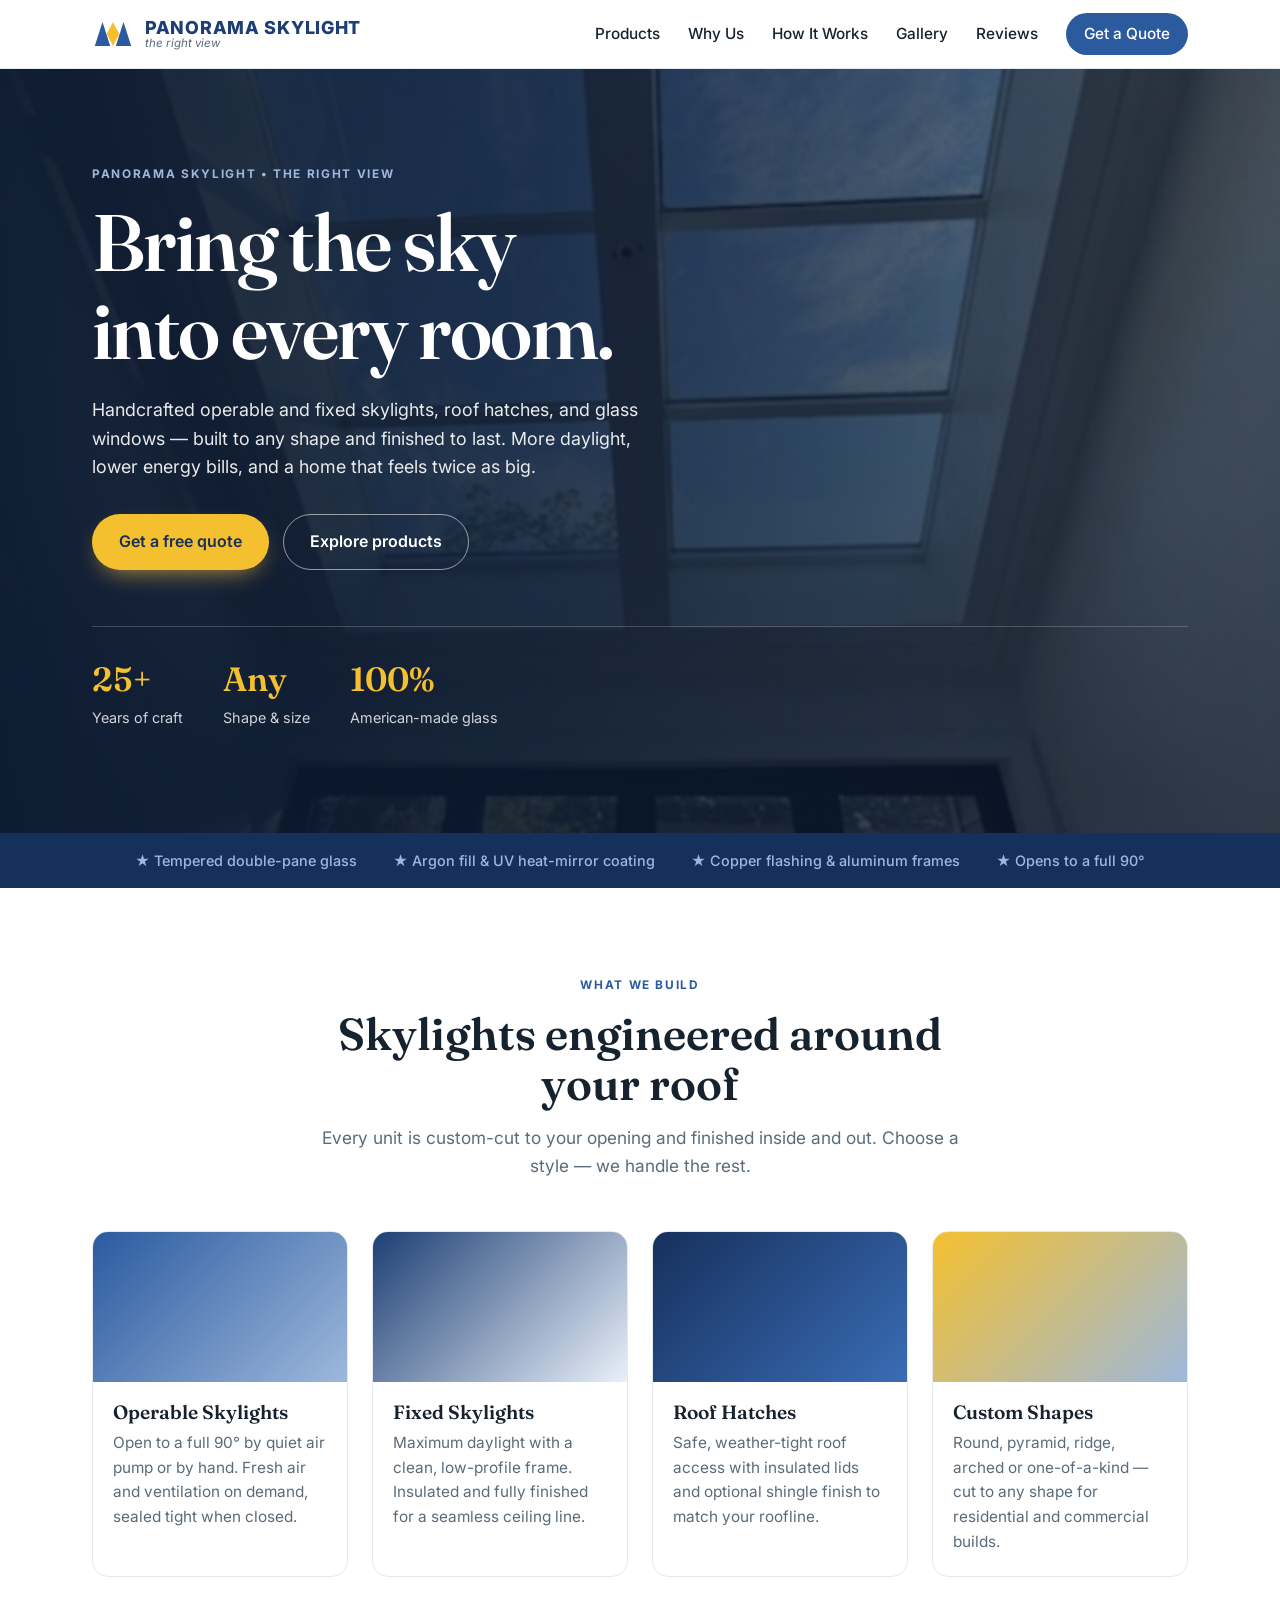
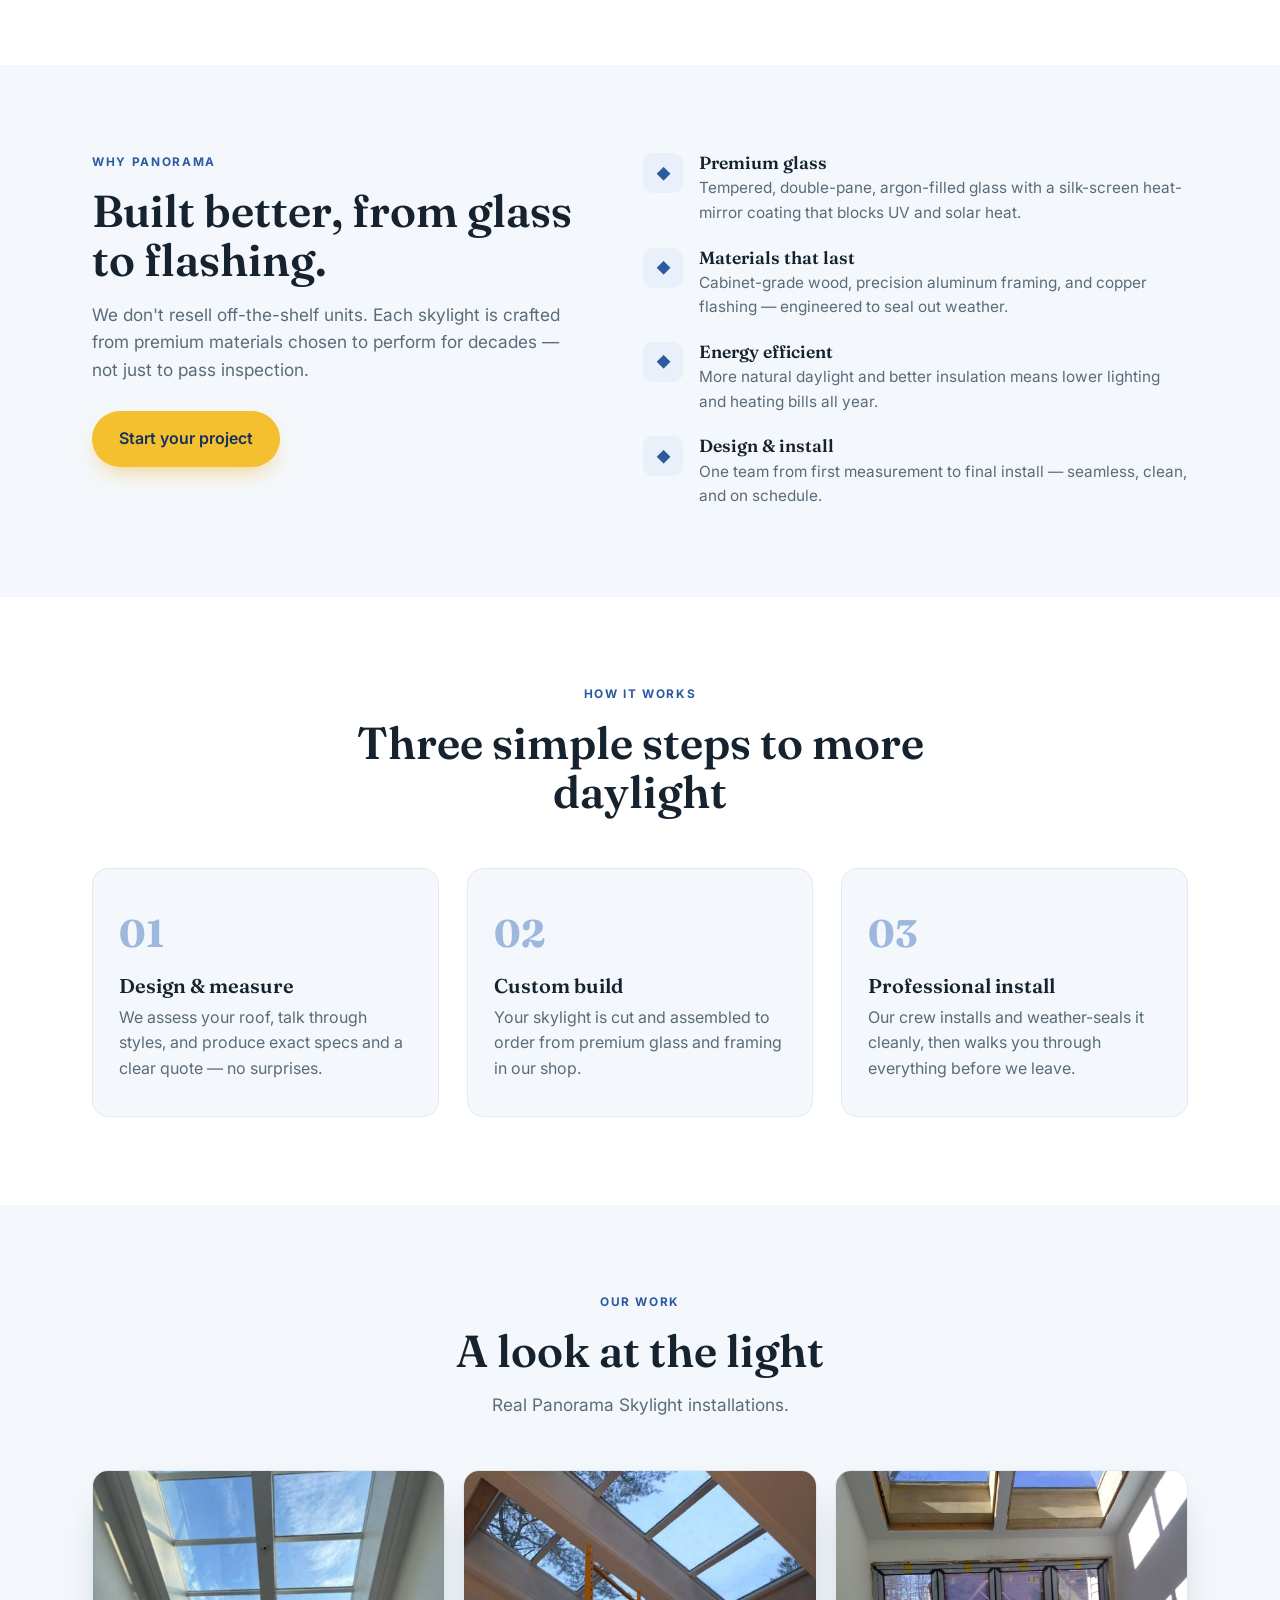
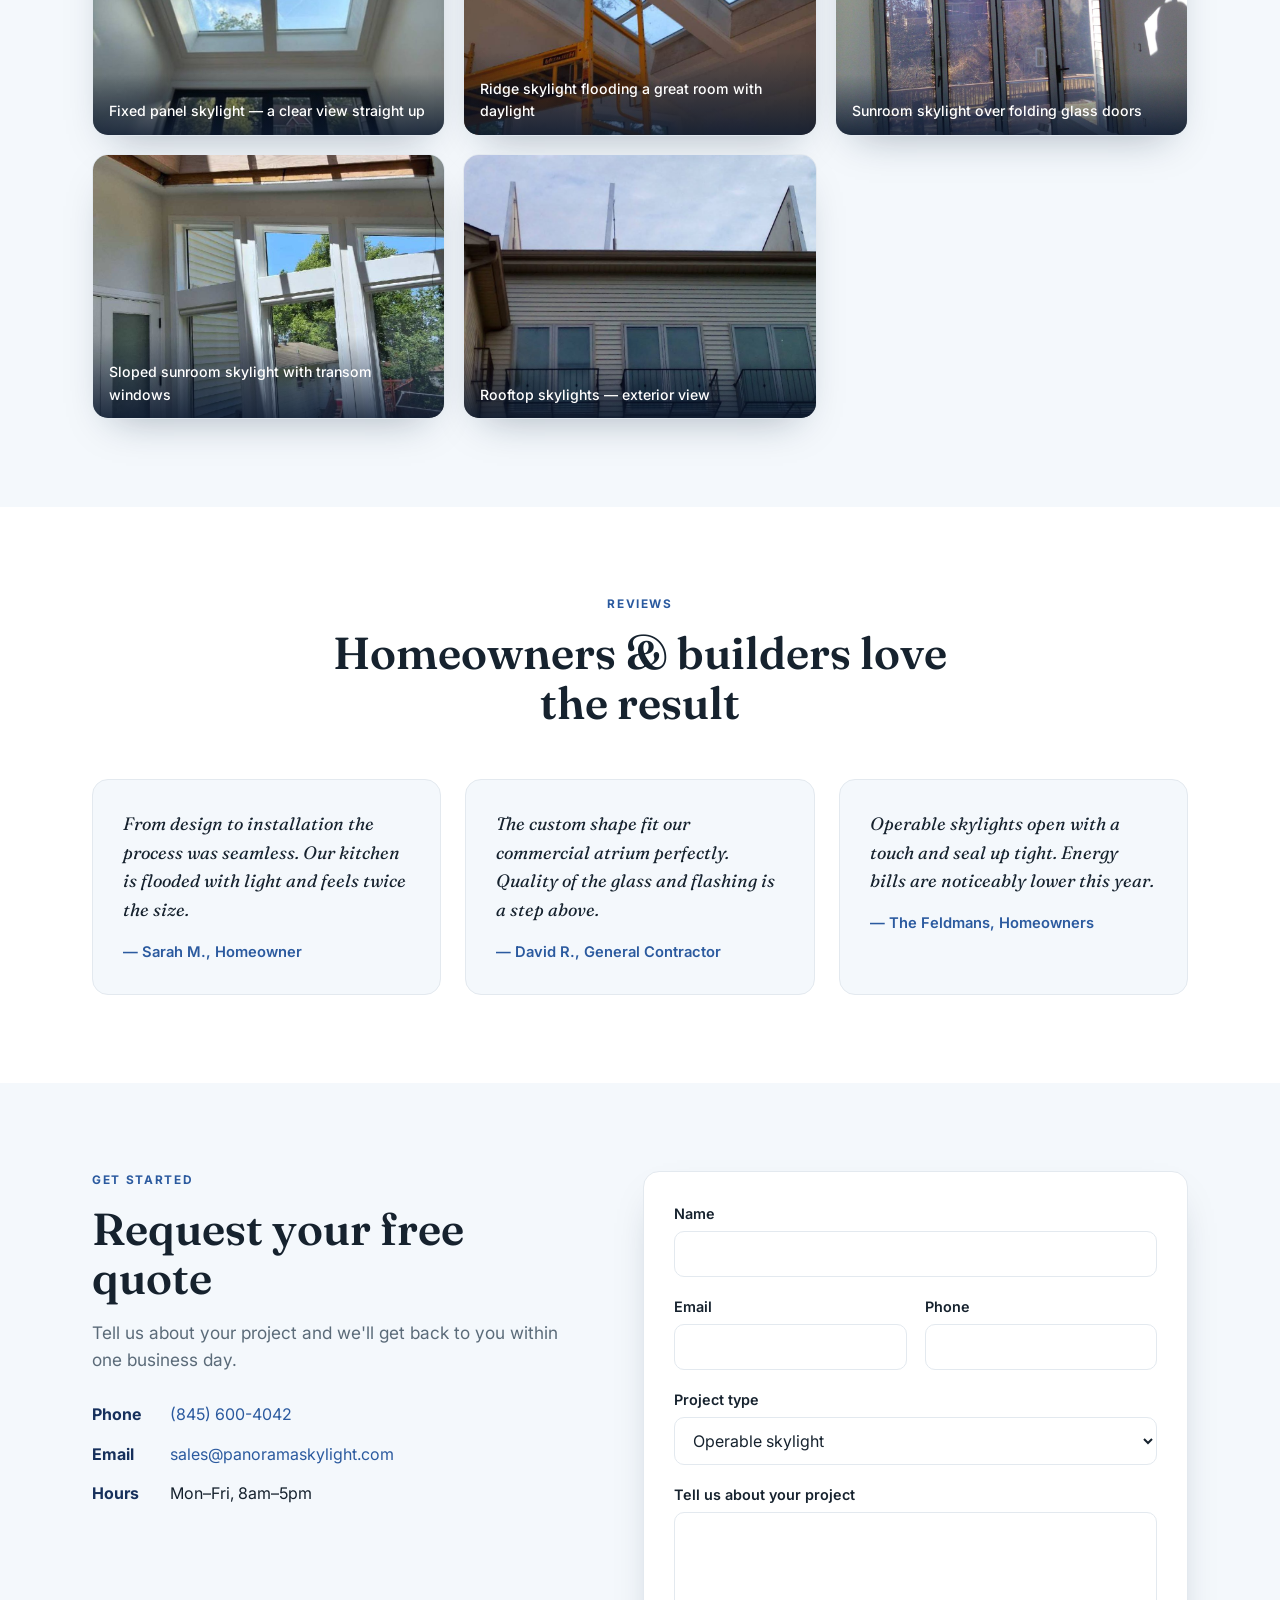
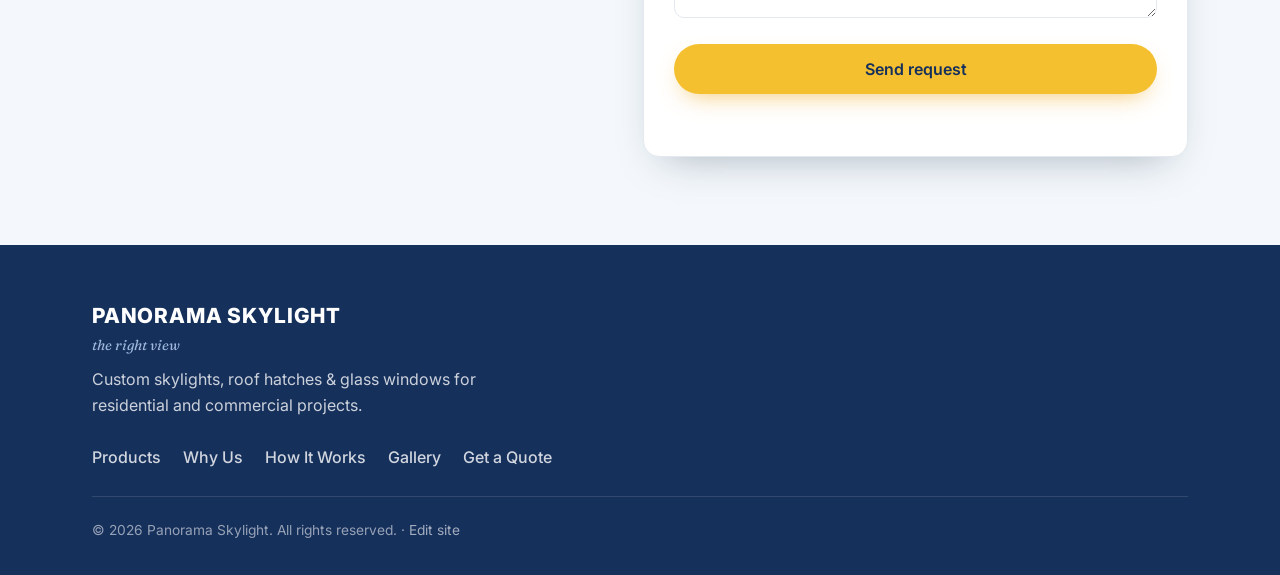
<file: index.html>
<!DOCTYPE html>
<html lang="en">
<head>
  <meta charset="UTF-8" />
  <meta name="viewport" content="width=device-width, initial-scale=1.0" />
  <title>Panorama Skylight — The Right View | Custom Skylights & Roof Hatches</title>
  <meta name="description" content="Panorama Skylight builds custom operable and fixed skylights, roof hatches, and glass windows in any shape. Premium American-made glass, design and professional installation for residential and commercial projects." />
  <link rel="preconnect" href="https://fonts.googleapis.com" />
  <link rel="preconnect" href="https://fonts.gstatic.com" crossorigin />
  <link href="https://fonts.googleapis.com/css2?family=Fraunces:opsz,wght@9..144,500;9..144,600;9..144,700&family=Inter:wght@400;500;600;700&display=swap" rel="stylesheet" />
  <link rel="stylesheet" href="styles.css" />
</head>
<body>

  <!-- ===== HEADER / NAV ===== -->
  <header class="site-header" id="top">
    <div class="container header-inner">
      <a href="#top" class="brand" aria-label="Panorama Skylight home">
        <svg class="brand-mark" width="42" height="30" viewBox="0 0 120 80" aria-hidden="true">
          <polygon points="8,74 52,74 30,6" fill="#2b5a9f"/>
          <polygon points="68,74 112,74 90,6" fill="#2b5a9f"/>
          <polygon points="60,6 78,40 60,74 42,40" fill="#f4c02f"/>
        </svg>
        <span class="brand-lockup">
          <span class="brand-name" data-c="brandName">Panorama Skylight</span>
          <span class="brand-tag" data-c="brandTag">the right view</span>
        </span>
      </a>

      <nav class="nav" id="nav">
        <a href="#products">Products</a>
        <a href="#why">Why Us</a>
        <a href="#process">How It Works</a>
        <a href="#gallery">Gallery</a>
        <a href="#reviews">Reviews</a>
        <a href="#contact" class="nav-cta">Get a Quote</a>
      </nav>

      <button class="nav-toggle" id="navToggle" aria-label="Toggle menu" aria-expanded="false">
        <span></span><span></span><span></span>
      </button>
    </div>
  </header>

  <!-- ===== HERO ===== -->
  <section class="hero">
    <div class="hero-photo" id="heroPhoto" aria-hidden="true"></div>
    <div class="hero-overlay" aria-hidden="true"></div>
    <div class="container hero-inner">
      <p class="eyebrow" data-c="heroEyebrow">Panorama Skylight • The right view</p>
      <h1 data-c="heroTitle">Bring the sky<br>into every room.</h1>
      <p class="hero-sub" data-c="heroSub">Handcrafted operable and fixed skylights, roof hatches, and glass windows.</p>
      <div class="hero-actions">
        <a href="#contact" class="btn btn-primary" data-c="heroBtnPrimary">Get a free quote</a>
        <a href="#products" class="btn btn-ghost" data-c="heroBtnGhost">Explore products</a>
      </div>

      <ul class="hero-stats">
        <li><span class="stat-num" data-c="stat1n">25+</span><span class="stat-label" data-c="stat1l">Years of craft</span></li>
        <li><span class="stat-num" data-c="stat2n">Any</span><span class="stat-label" data-c="stat2l">Shape &amp; size</span></li>
        <li><span class="stat-num" data-c="stat3n">100%</span><span class="stat-label" data-c="stat3l">American-made glass</span></li>
      </ul>
    </div>
  </section>

  <!-- ===== TRUST STRIP ===== -->
  <div class="trust-strip">
    <div class="container trust-inner" id="trustStrip"></div>
  </div>

  <!-- ===== PRODUCTS ===== -->
  <section class="section" id="products">
    <div class="container">
      <div class="section-head">
        <p class="eyebrow" data-c="productsEyebrow">What we build</p>
        <h2 data-c="productsTitle">Skylights engineered around your roof</h2>
        <p class="section-lead" data-c="productsLead"></p>
      </div>
      <div class="cards" id="productCards"></div>
    </div>
  </section>

  <!-- ===== WHY US ===== -->
  <section class="section section-alt" id="why">
    <div class="container why-grid">
      <div class="why-copy">
        <p class="eyebrow" data-c="whyEyebrow">Why Panorama</p>
        <h2 data-c="whyTitle">Built better, from glass to flashing.</h2>
        <p class="section-lead" data-c="whyLead"></p>
        <a href="#contact" class="btn btn-primary" data-c="whyBtn">Start your project</a>
      </div>
      <ul class="feature-list" id="featureList"></ul>
    </div>
  </section>

  <!-- ===== PROCESS ===== -->
  <section class="section" id="process">
    <div class="container">
      <div class="section-head">
        <p class="eyebrow" data-c="processEyebrow">How it works</p>
        <h2 data-c="processTitle">Three simple steps to more daylight</h2>
      </div>
      <ol class="steps" id="stepsList"></ol>
    </div>
  </section>

  <!-- ===== GALLERY ===== -->
  <section class="section section-alt" id="gallery">
    <div class="container">
      <div class="section-head">
        <p class="eyebrow" data-c="galleryEyebrow">Our work</p>
        <h2 data-c="galleryTitle">A look at the light</h2>
        <p class="section-lead" data-c="galleryLead"></p>
      </div>
      <div class="gallery" id="galleryGrid"></div>
    </div>
  </section>

  <!-- ===== REVIEWS ===== -->
  <section class="section" id="reviews">
    <div class="container">
      <div class="section-head">
        <p class="eyebrow" data-c="reviewsEyebrow">Reviews</p>
        <h2 data-c="reviewsTitle">Homeowners &amp; builders love the result</h2>
      </div>
      <div class="reviews" id="reviewsGrid"></div>
    </div>
  </section>

  <!-- ===== CONTACT / QUOTE ===== -->
  <section class="section contact" id="contact">
    <div class="container contact-grid">
      <div class="contact-copy">
        <p class="eyebrow" data-c="contactEyebrow">Get started</p>
        <h2 data-c="contactTitle">Request your free quote</h2>
        <p class="section-lead" data-c="contactLead"></p>
        <ul class="contact-info">
          <li><strong>Phone</strong> <a id="phoneLink" href="tel:+18456004042" data-c="phoneDisplay">(845) 600‑4042</a></li>
          <li><strong>Email</strong> <a id="emailLink" href="mailto:sales@panoramaskylight.com" data-c="email">sales@panoramaskylight.com</a></li>
          <li><strong>Hours</strong> <span data-c="hours">Mon–Fri, 8am–5pm</span></li>
        </ul>
      </div>

      <form class="quote-form" id="quoteForm" novalidate>
        <div class="field">
          <label for="name">Name</label>
          <input type="text" id="name" name="name" autocomplete="name" required />
        </div>
        <div class="field-row">
          <div class="field">
            <label for="email">Email</label>
            <input type="email" id="email" name="email" autocomplete="email" required />
          </div>
          <div class="field">
            <label for="phone">Phone</label>
            <input type="tel" id="phone" name="phone" autocomplete="tel" />
          </div>
        </div>
        <div class="field">
          <label for="type">Project type</label>
          <select id="type" name="type">
            <option>Operable skylight</option>
            <option>Fixed skylight</option>
            <option>Roof hatch</option>
            <option>Custom shape</option>
            <option>Commercial project</option>
            <option>Not sure yet</option>
          </select>
        </div>
        <div class="field">
          <label for="message">Tell us about your project</label>
          <textarea id="message" name="message" rows="4"></textarea>
        </div>
        <button type="submit" class="btn btn-primary btn-block">Send request</button>
        <p class="form-note" id="formNote" role="status"></p>
      </form>
    </div>
  </section>

  <!-- ===== FOOTER ===== -->
  <footer class="site-footer">
    <div class="container footer-inner">
      <div class="footer-brand">
        <span class="brand-name" data-c="brandName">Panorama Skylight</span>
        <span class="footer-tag" data-c="brandTag">the right view</span>
        <p data-c="footerBlurb"></p>
      </div>
      <nav class="footer-nav" aria-label="Footer">
        <a href="#products">Products</a>
        <a href="#why">Why Us</a>
        <a href="#process">How It Works</a>
        <a href="#gallery">Gallery</a>
        <a href="#contact">Get a Quote</a>
      </nav>
      <p class="footer-legal">© <span id="year"></span> <span data-c="brandName">Panorama Skylight</span>. All rights reserved. · <a class="admin-link" href="admin.html">Edit site</a></p>
    </div>
  </footer>

  <script src="content.js"></script>
  <script src="site.js"></script>
</body>
</html>
</file>
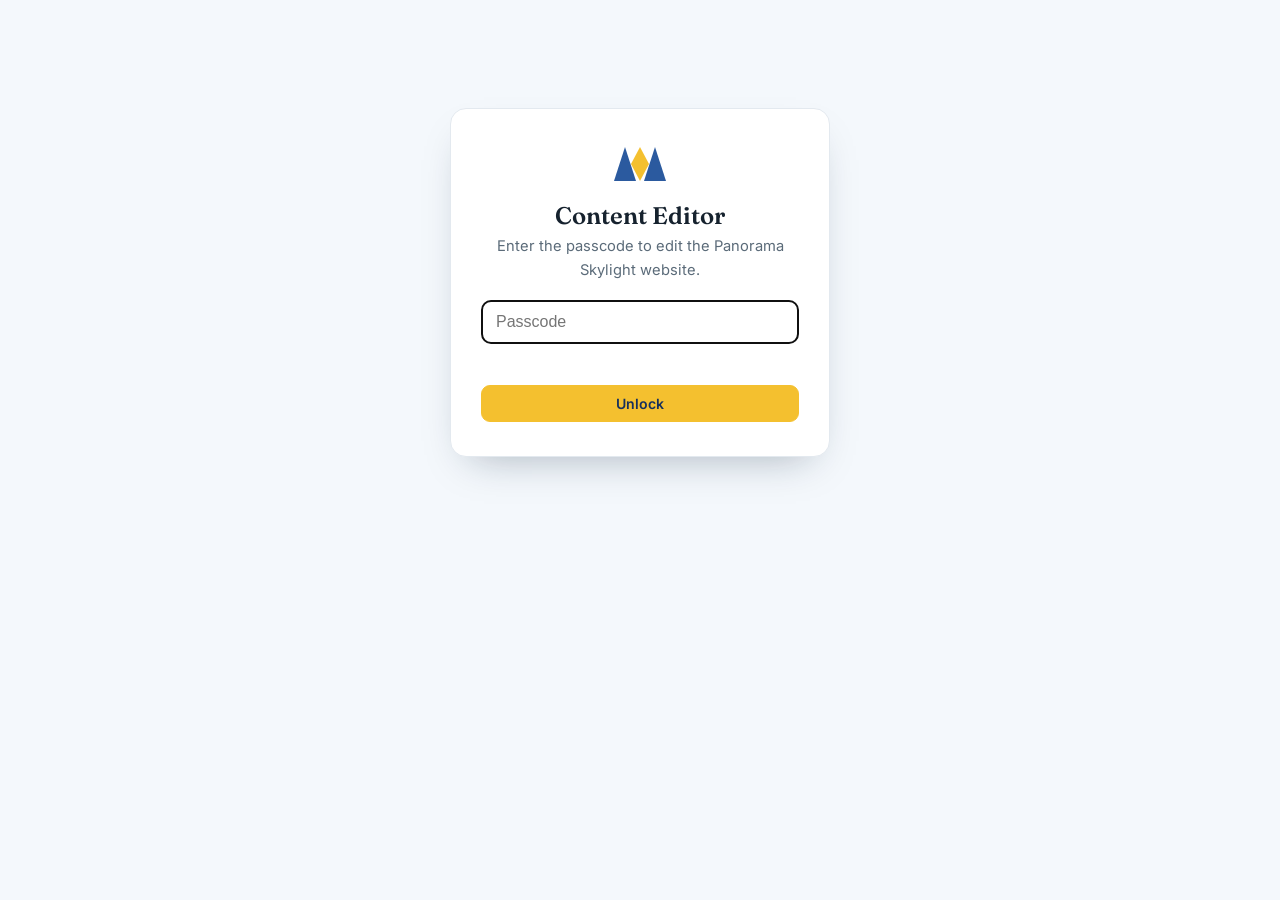
<file: admin.html>
<!DOCTYPE html>
<html lang="en">
<head>
  <meta charset="UTF-8" />
  <meta name="viewport" content="width=device-width, initial-scale=1.0" />
  <meta name="robots" content="noindex" />
  <title>Panorama Skylight — Content Editor</title>
  <link rel="preconnect" href="https://fonts.googleapis.com" />
  <link rel="preconnect" href="https://fonts.gstatic.com" crossorigin />
  <link href="https://fonts.googleapis.com/css2?family=Fraunces:opsz,wght@9..144,500;9..144,600;9..144,700&family=Inter:wght@400;500;600;700&display=swap" rel="stylesheet" />
  <link rel="stylesheet" href="styles.css" />
</head>
<body class="admin">

  <!-- ===== Passcode gate ===== -->
  <div id="gate" class="gate" hidden>
    <svg width="60" height="42" viewBox="0 0 120 80" aria-hidden="true" style="margin:0 auto 10px">
      <polygon points="8,74 52,74 30,6" fill="#2b5a9f"/>
      <polygon points="68,74 112,74 90,6" fill="#2b5a9f"/>
      <polygon points="60,6 78,40 60,74 42,40" fill="#f4c02f"/>
    </svg>
    <h1>Content Editor</h1>
    <p>Enter the passcode to edit the Panorama Skylight website.</p>
    <input type="password" id="gatePass" placeholder="Passcode" autocomplete="current-password" />
    <div class="msg" id="gateMsg"></div>
    <button class="admin-btn primary" id="gateBtn" style="width:100%">Unlock</button>
  </div>

  <!-- ===== Editor ===== -->
  <div id="app" hidden>
    <div class="admin-topbar">
      <div class="admin-topbar-inner">
        <span class="brand-name">Panorama <strong>Skylight</strong></span>
        <span class="admin-badge">Editor</span>
        <span class="save-flag" id="saveFlag">All changes saved</span>
        <div class="admin-actions">
          <button class="admin-btn" id="previewBtn">Preview site ↗</button>
          <button class="admin-btn" id="exportBtn">Export</button>
          <label class="admin-btn" style="cursor:pointer">Import
            <input type="file" id="importFile" accept="application/json" hidden />
          </label>
          <button class="admin-btn ghost-danger" id="resetBtn">Reset all</button>
          <button class="admin-btn primary" id="saveBtn">Save</button>
        </div>
      </div>
    </div>

    <div class="admin-wrap">
      <div class="admin-intro">
        <strong>How this works:</strong> Edit any text or photo below and click
        <strong>Save</strong> — your changes appear on the website in this browser right away.
        To publish them for <em>all</em> visitors, click <strong>Export</strong> and send the
        downloaded file to your developer (or commit it to the site).
        <br><br>
        Change the passcode any time in the <em>Settings</em> section at the bottom.
      </div>

      <form id="editForm"><!-- sections injected here --></form>
    </div>

    <div class="toast" id="toast"></div>
  </div>

  <script src="content.js"></script>
  <script src="site.js"></script>
  <script src="admin.js"></script>
</body>
</html>
</file>
<file: styles.css>
/* ===== Skyline Skylights — stylesheet ===== */

:root {
  --sky-900: #16305c;
  --sky-800: #1d3f74;
  --sky-600: #2b5a9f;
  --sky-500: #3a6cb5;
  --sky-300: #9db8dc;
  --sky-100: #e9f0f9;
  --sun: #f4c02f;
  --sun-dark: #d9a417;
  --ink: #16222e;
  --muted: #5b6b79;
  --line: #e3e9ef;
  --bg: #ffffff;
  --bg-alt: #f4f8fc;
  --radius: 16px;
  --shadow: 0 18px 40px -20px rgba(11, 34, 57, 0.35);
  --maxw: 1140px;
  --font-head: "Fraunces", Georgia, "Times New Roman", serif;
  --font-body: "Inter", system-ui, -apple-system, "Segoe UI", Roboto, sans-serif;
}

* { box-sizing: border-box; }

html { scroll-behavior: smooth; }

body {
  margin: 0;
  font-family: var(--font-body);
  color: var(--ink);
  background: var(--bg);
  line-height: 1.6;
  -webkit-font-smoothing: antialiased;
}

img { max-width: 100%; display: block; }

.container {
  width: 100%;
  max-width: var(--maxw);
  margin: 0 auto;
  padding-inline: 22px;
}

h1, h2, h3, h4 { font-family: var(--font-head); line-height: 1.1; margin: 0; font-weight: 600; }

a { color: inherit; }

.eyebrow {
  text-transform: uppercase;
  letter-spacing: 0.14em;
  font-size: 0.74rem;
  font-weight: 700;
  color: var(--sky-600);
  margin: 0 0 14px;
}

/* ===== Buttons ===== */
.btn {
  display: inline-flex;
  align-items: center;
  justify-content: center;
  gap: 8px;
  font-family: var(--font-body);
  font-weight: 600;
  font-size: 1rem;
  padding: 14px 26px;
  border-radius: 999px;
  border: 1px solid transparent;
  text-decoration: none;
  cursor: pointer;
  transition: transform .15s ease, box-shadow .15s ease, background .15s ease;
}
.btn-primary { background: var(--sun); color: var(--sky-900); box-shadow: 0 10px 24px -10px rgba(242,181,65,.8); }
.btn-primary:hover { background: var(--sun-dark); transform: translateY(-2px); }
.btn-ghost { background: transparent; color: #fff; border-color: rgba(255,255,255,.55); }
.btn-ghost:hover { background: rgba(255,255,255,.12); }
.btn-block { width: 100%; }

/* ===== Header ===== */
.site-header {
  position: sticky;
  top: 0;
  z-index: 50;
  background: rgba(255,255,255,.88);
  backdrop-filter: saturate(160%) blur(10px);
  border-bottom: 1px solid var(--line);
}
.header-inner { display: flex; align-items: center; justify-content: space-between; height: 68px; }
.brand { display: flex; align-items: center; gap: 11px; text-decoration: none; color: var(--sky-900); }
.brand-mark { flex: none; }
.brand-lockup { display: flex; flex-direction: column; line-height: 1.05; }
.brand-name { font-family: var(--font-body); font-size: 1.12rem; font-weight: 800; letter-spacing: .04em; text-transform: uppercase; color: var(--sky-800); }
.brand-name strong { font-weight: 800; color: var(--sky-600); }
.brand-tag { font-family: var(--font-body); font-style: italic; font-size: .72rem; color: var(--muted); letter-spacing: .01em; }

.nav { display: flex; align-items: center; gap: 28px; }
.nav a { text-decoration: none; font-weight: 500; color: var(--ink); font-size: .96rem; transition: color .15s; }
.nav a:hover { color: var(--sky-600); }
.nav-cta { background: var(--sky-600); color: #fff !important; padding: 9px 18px; border-radius: 999px; }
.nav-cta:hover { background: var(--sky-800); }

.nav-toggle { display: none; flex-direction: column; gap: 5px; background: none; border: 0; cursor: pointer; padding: 8px; }
.nav-toggle span { width: 24px; height: 2px; background: var(--ink); border-radius: 2px; transition: .2s; }

/* ===== Hero ===== */
.hero { position: relative; color: #fff; overflow: hidden; background: var(--sky-900); }
.hero-photo {
  position: absolute; inset: 0; z-index: 0;
  background-size: cover; background-position: center;
}
.hero-overlay {
  position: absolute; inset: 0; z-index: 1;
  background:
    linear-gradient(90deg, rgba(11,25,48,.92) 0%, rgba(11,25,48,.72) 42%, rgba(11,25,48,.30) 100%),
    linear-gradient(180deg, rgba(11,25,48,.35), rgba(11,25,48,.55));
}
.hero-inner { position: relative; z-index: 2; padding: 96px 22px 104px; max-width: var(--maxw); margin: 0 auto; }
.hero .eyebrow { color: var(--sky-300); }
.hero h1 { font-size: clamp(2.6rem, 7vw, 5rem); font-weight: 600; letter-spacing: -.02em; }
.hero-sub { max-width: 560px; margin: 22px 0 32px; font-size: 1.12rem; color: rgba(255,255,255,.9); }
.hero-actions { display: flex; flex-wrap: wrap; gap: 14px; }

.hero-stats {
  list-style: none; display: flex; flex-wrap: wrap; gap: 40px;
  margin: 56px 0 0; padding: 26px 0 0; border-top: 1px solid rgba(255,255,255,.2);
}
.hero-stats li { display: flex; flex-direction: column; }
.stat-num { font-family: var(--font-head); font-size: 2.1rem; font-weight: 600; color: var(--sun); }
.stat-label { font-size: .9rem; color: rgba(255,255,255,.8); }

/* ===== Trust strip ===== */
.trust-strip { background: var(--sky-900); color: #fff; }
.trust-inner {
  display: flex; flex-wrap: wrap; gap: 10px 36px; justify-content: center;
  padding: 16px 22px; font-size: .9rem; color: var(--sky-300); font-weight: 500;
}

/* ===== Sections ===== */
.section { padding: 88px 0; }
.section-alt { background: var(--bg-alt); }
.section-head { max-width: 640px; margin: 0 auto 52px; text-align: center; }
.section-head h2 { font-size: clamp(1.9rem, 4vw, 2.8rem); }
.section-lead { color: var(--muted); font-size: 1.08rem; margin: 16px 0 0; }

/* ===== Product cards ===== */
.cards { display: grid; grid-template-columns: repeat(4, 1fr); gap: 24px; }
.card {
  background: var(--bg); border: 1px solid var(--line); border-radius: var(--radius);
  overflow: hidden; transition: transform .2s ease, box-shadow .2s ease;
}
.card:hover { transform: translateY(-6px); box-shadow: var(--shadow); }
.card-art { height: 150px; }
.art-1 { background: linear-gradient(135deg, #2b5a9f, #9db8dc); }
.art-2 { background: linear-gradient(135deg, #1d3f74, #e9f0f9); }
.art-3 { background: linear-gradient(135deg, #16305c, #3a6cb5); }
.art-4 { background: linear-gradient(135deg, #f4c02f, #9db8dc); }
.card h3 { font-size: 1.2rem; margin: 20px 20px 8px; }
.card p { margin: 0 20px 22px; color: var(--muted); font-size: .96rem; }

/* ===== Why us ===== */
.why-grid { display: grid; grid-template-columns: 1fr 1.1fr; gap: 56px; align-items: start; }
.why-copy h2 { font-size: clamp(1.9rem, 4vw, 2.8rem); margin-bottom: 16px; }
.why-copy .section-lead { margin-bottom: 28px; }
.feature-list { list-style: none; margin: 0; padding: 0; display: grid; gap: 22px; }
.feature-list li { display: flex; gap: 16px; }
.feat-ic {
  flex: none; width: 40px; height: 40px; border-radius: 10px;
  display: grid; place-items: center; background: var(--sky-100); color: var(--sky-600);
  font-size: .9rem;
}
.feature-list h4 { font-size: 1.1rem; margin-bottom: 4px; }
.feature-list p { margin: 0; color: var(--muted); font-size: .96rem; }

/* ===== Process ===== */
.steps { list-style: none; margin: 0; padding: 0; display: grid; grid-template-columns: repeat(3, 1fr); gap: 28px; counter-reset: step; }
.steps li {
  position: relative; padding: 34px 26px; border-radius: var(--radius);
  background: var(--bg-alt); border: 1px solid var(--line);
}
.section-alt .steps li { background: var(--bg); }
.step-num { font-family: var(--font-head); font-size: 2.4rem; color: var(--sky-300); font-weight: 700; }
.steps h3 { font-size: 1.25rem; margin: 10px 0 8px; }
.steps p { margin: 0; color: var(--muted); }

/* ===== Gallery ===== */
.gallery { display: grid; grid-template-columns: repeat(3, 1fr); gap: 18px; }
.shot {
  margin: 0; border-radius: var(--radius); overflow: hidden; background: var(--sky-100);
  border: 1px solid var(--line); box-shadow: var(--shadow); position: relative;
}
.shot-img {
  aspect-ratio: 4 / 3; background-size: cover; background-position: center;
  transition: transform .4s ease;
}
.shot:hover .shot-img { transform: scale(1.05); }
.shot figcaption {
  position: absolute; left: 0; right: 0; bottom: 0;
  padding: 26px 16px 12px; font-size: .88rem; font-weight: 500; color: #fff;
  background: linear-gradient(transparent, rgba(11,25,48,.82));
}

/* ===== Reviews ===== */
.reviews { display: grid; grid-template-columns: repeat(3, 1fr); gap: 24px; }
.review {
  margin: 0; padding: 30px; border-radius: var(--radius);
  background: var(--bg); border: 1px solid var(--line); box-shadow: var(--shadow);
}
.section .review { background: var(--bg-alt); box-shadow: none; }
.review p { font-family: var(--font-head); font-size: 1.12rem; font-style: italic; margin: 0 0 16px; }
.review footer { color: var(--sky-600); font-weight: 600; font-size: .92rem; }

/* ===== Contact ===== */
.contact { background: var(--bg-alt); }
.contact-grid { display: grid; grid-template-columns: 1fr 1.1fr; gap: 56px; align-items: start; }
.contact-copy h2 { font-size: clamp(1.9rem, 4vw, 2.8rem); margin-bottom: 16px; }
.contact-info { list-style: none; margin: 28px 0 0; padding: 0; display: grid; gap: 14px; }
.contact-info li { display: flex; gap: 14px; align-items: baseline; }
.contact-info strong { min-width: 64px; color: var(--sky-900); }
.contact-info a { color: var(--sky-600); text-decoration: none; }
.contact-info a:hover { text-decoration: underline; }

.quote-form {
  background: var(--bg); border: 1px solid var(--line); border-radius: var(--radius);
  padding: 30px; box-shadow: var(--shadow);
}
.field { margin-bottom: 18px; }
.field-row { display: grid; grid-template-columns: 1fr 1fr; gap: 18px; }
.field label { display: block; font-weight: 600; font-size: .9rem; margin-bottom: 6px; }
.field input, .field select, .field textarea {
  width: 100%; padding: 12px 14px; border: 1px solid var(--line); border-radius: 10px;
  font-family: inherit; font-size: 1rem; color: var(--ink); background: #fff;
}
.field input:focus, .field select:focus, .field textarea:focus {
  outline: none; border-color: var(--sky-500); box-shadow: 0 0 0 3px rgba(46,143,214,.18);
}
.form-note { margin: 14px 0 0; font-size: .92rem; color: var(--sky-600); font-weight: 600; min-height: 1.2em; }

/* ===== Footer ===== */
.site-footer { background: var(--sky-900); color: rgba(255,255,255,.78); padding: 54px 0 34px; }
.footer-inner { display: grid; gap: 26px; }
.footer-brand .brand-name { color: #fff; font-size: 1.3rem; display: block; }
.footer-brand strong { color: var(--sun); }
.footer-tag { font-family: var(--font-head); font-style: italic; font-size: .9rem; color: var(--sky-300); }
.footer-brand p { margin: 10px 0 0; max-width: 420px; }
.footer-nav { display: flex; flex-wrap: wrap; gap: 22px; }
.footer-nav a { text-decoration: none; color: rgba(255,255,255,.8); font-weight: 500; }
.footer-nav a:hover { color: #fff; }
.footer-legal { margin: 0; font-size: .86rem; color: rgba(255,255,255,.55); border-top: 1px solid rgba(255,255,255,.12); padding-top: 22px; }
.admin-link { color: rgba(255,255,255,.6); text-decoration: none; }
.admin-link:hover { color: var(--sun); }

/* ===== Responsive ===== */
@media (max-width: 900px) {
  .cards { grid-template-columns: repeat(2, 1fr); }
  .why-grid, .contact-grid { grid-template-columns: 1fr; gap: 36px; }
  .steps { grid-template-columns: 1fr; }
  .reviews { grid-template-columns: 1fr; }
  .gallery { grid-template-columns: repeat(2, 1fr); }

  .nav {
    position: fixed; inset: 68px 0 auto 0; flex-direction: column; align-items: stretch;
    gap: 0; background: #fff; border-bottom: 1px solid var(--line);
    padding: 8px 22px 18px; transform: translateY(-120%); transition: transform .25s ease;
    box-shadow: var(--shadow);
  }
  .nav.open { transform: translateY(0); }
  .nav a { padding: 14px 0; border-bottom: 1px solid var(--line); }
  .nav-cta { text-align: center; margin-top: 12px; border-bottom: 0 !important; }
  .nav-toggle { display: flex; }
}

@media (max-width: 560px) {
  .cards, .gallery { grid-template-columns: 1fr; }
  .field-row { grid-template-columns: 1fr; }
  .hero-stats { gap: 26px; }
  .section { padding: 64px 0; }
}

@media (prefers-reduced-motion: reduce) {
  * { scroll-behavior: auto; transition: none !important; }
}

/* ==========================================================================
   ADMIN PANEL (admin.html)
   ========================================================================== */
body.admin { background: var(--bg-alt); }

.admin-topbar {
  position: sticky; top: 0; z-index: 100;
  background: var(--sky-900); color: #fff;
  border-bottom: 3px solid var(--sun);
}
.admin-topbar-inner {
  max-width: 960px; margin: 0 auto; padding: 12px 20px;
  display: flex; align-items: center; gap: 14px; flex-wrap: wrap;
}
.admin-topbar .brand-name { color: #fff; font-size: 1.05rem; }
.admin-topbar .brand-name strong { color: var(--sun); }
.admin-badge {
  font-size: .68rem; text-transform: uppercase; letter-spacing: .12em;
  background: rgba(255,255,255,.14); padding: 4px 9px; border-radius: 999px; font-weight: 700;
}
.admin-actions { margin-left: auto; display: flex; gap: 8px; flex-wrap: wrap; }
.admin-btn {
  font-family: var(--font-body); font-weight: 600; font-size: .88rem;
  padding: 9px 14px; border-radius: 9px; border: 1px solid rgba(255,255,255,.28);
  background: rgba(255,255,255,.08); color: #fff; cursor: pointer; transition: .15s;
}
.admin-btn:hover { background: rgba(255,255,255,.18); }
.admin-btn.primary { background: var(--sun); color: var(--sky-900); border-color: var(--sun); }
.admin-btn.primary:hover { background: var(--sun-dark); }
.admin-btn.ghost-danger:hover { background: #7a1f1f; border-color: #7a1f1f; }

.save-flag { font-size: .82rem; color: var(--sky-300); align-self: center; }
.save-flag.dirty { color: var(--sun); }

.admin-wrap { max-width: 960px; margin: 0 auto; padding: 26px 20px 80px; }
.admin-intro {
  background: #fff; border: 1px solid var(--line); border-left: 4px solid var(--sky-600);
  border-radius: 12px; padding: 16px 18px; margin-bottom: 26px; color: var(--muted); font-size: .95rem;
}
.admin-intro strong { color: var(--ink); }

.admin-section {
  background: #fff; border: 1px solid var(--line); border-radius: 14px;
  margin-bottom: 18px; overflow: hidden;
}
.admin-section > summary {
  cursor: pointer; list-style: none; padding: 18px 20px; font-family: var(--font-head);
  font-size: 1.15rem; font-weight: 600; color: var(--sky-900);
  display: flex; align-items: center; justify-content: space-between; gap: 10px;
}
.admin-section > summary::-webkit-details-marker { display: none; }
.admin-section > summary::after { content: "▸"; color: var(--sky-500); transition: transform .2s; }
.admin-section[open] > summary::after { transform: rotate(90deg); }
.admin-section > summary:hover { background: var(--bg-alt); }
.admin-section-body { padding: 6px 20px 22px; border-top: 1px solid var(--line); }

.a-field { margin: 16px 0; }
.a-field > label { display: block; font-weight: 600; font-size: .9rem; margin-bottom: 6px; color: var(--sky-900); }
.a-field input[type=text], .a-field input[type=email], .a-field input[type=tel], .a-field textarea {
  width: 100%; padding: 11px 13px; border: 1px solid var(--line); border-radius: 9px;
  font-family: inherit; font-size: .98rem; color: var(--ink); background: #fff;
}
.a-field textarea { resize: vertical; min-height: 74px; }
.a-field input:focus, .a-field textarea:focus {
  outline: none; border-color: var(--sky-500); box-shadow: 0 0 0 3px rgba(43,90,159,.16);
}
.a-grid2 { display: grid; grid-template-columns: 1fr 1fr; gap: 14px; }

.a-image { display: flex; gap: 14px; align-items: center; flex-wrap: wrap; }
.a-image .thumb {
  width: 118px; height: 82px; border-radius: 9px; background: var(--sky-100) center/cover no-repeat;
  border: 1px solid var(--line); flex: none;
}
.a-image .a-image-ctl { display: flex; flex-direction: column; gap: 6px; }
.file-btn {
  display: inline-block; font-weight: 600; font-size: .86rem; cursor: pointer;
  background: var(--sky-600); color: #fff; padding: 8px 14px; border-radius: 8px;
}
.file-btn:hover { background: var(--sky-800); }
.file-btn input { display: none; }
.link-btn { background: none; border: 0; color: var(--sky-600); cursor: pointer; font-weight: 600; font-size: .84rem; padding: 0; text-align: left; }
.link-btn:hover { text-decoration: underline; }

.a-list-item {
  border: 1px solid var(--line); border-radius: 11px; padding: 14px; margin: 12px 0;
  background: var(--bg-alt); position: relative;
}
.a-item-head { display: flex; align-items: center; justify-content: space-between; margin-bottom: 6px; }
.a-item-head span { font-weight: 700; color: var(--sky-700, var(--sky-600)); font-size: .82rem; text-transform: uppercase; letter-spacing: .08em; }
.a-item-tools { display: flex; gap: 6px; }
.a-tool { background: #fff; border: 1px solid var(--line); border-radius: 7px; width: 30px; height: 30px; cursor: pointer; font-size: .95rem; color: var(--muted); }
.a-tool:hover { border-color: var(--sky-500); color: var(--sky-600); }
.a-tool.del:hover { border-color: #c0392b; color: #c0392b; }
.add-btn {
  margin-top: 8px; background: var(--sky-100); border: 1px dashed var(--sky-500); color: var(--sky-800);
  border-radius: 9px; padding: 10px 14px; font-weight: 600; cursor: pointer; width: 100%;
}
.add-btn:hover { background: #dcebf9; }

/* Gate */
.gate { max-width: 380px; margin: 12vh auto; background: #fff; border: 1px solid var(--line);
  border-radius: 16px; padding: 34px 30px; box-shadow: var(--shadow); text-align: center; }
.gate h1 { font-size: 1.5rem; margin-bottom: 6px; }
.gate p { color: var(--muted); font-size: .92rem; margin: 0 0 18px; }
.gate input { width: 100%; padding: 12px 14px; border: 1px solid var(--line); border-radius: 9px; font-size: 1rem; margin-bottom: 12px; }
.gate .msg { color: #c0392b; font-size: .86rem; min-height: 1.1em; margin: 4px 0 10px; }

.toast {
  position: fixed; left: 50%; bottom: 26px; transform: translateX(-50%) translateY(20px);
  background: var(--sky-900); color: #fff; padding: 12px 20px; border-radius: 999px;
  font-weight: 600; font-size: .9rem; box-shadow: var(--shadow); opacity: 0;
  transition: .25s; pointer-events: none; z-index: 200;
}
.toast.show { opacity: 1; transform: translateX(-50%) translateY(0); }

@media (max-width: 560px) {
  .a-grid2 { grid-template-columns: 1fr; }
  .admin-actions { width: 100%; }
}
</file>
